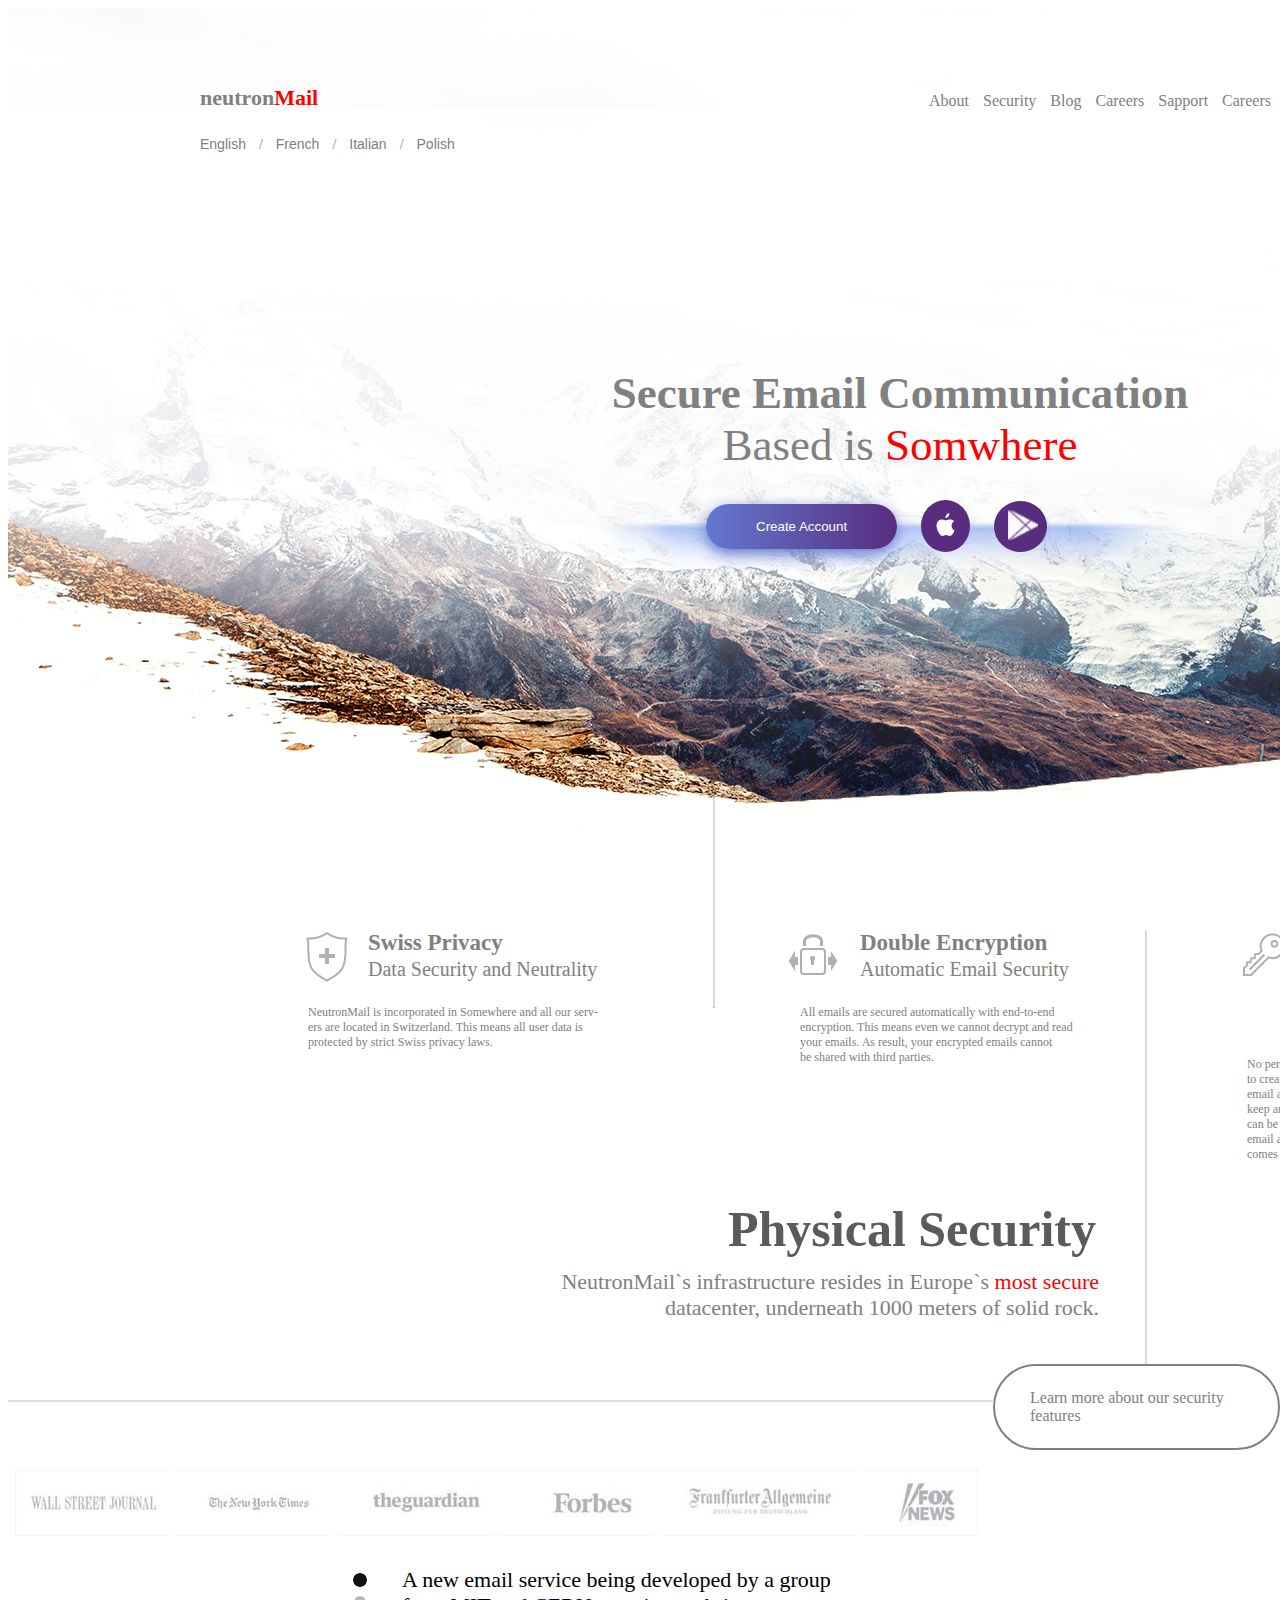
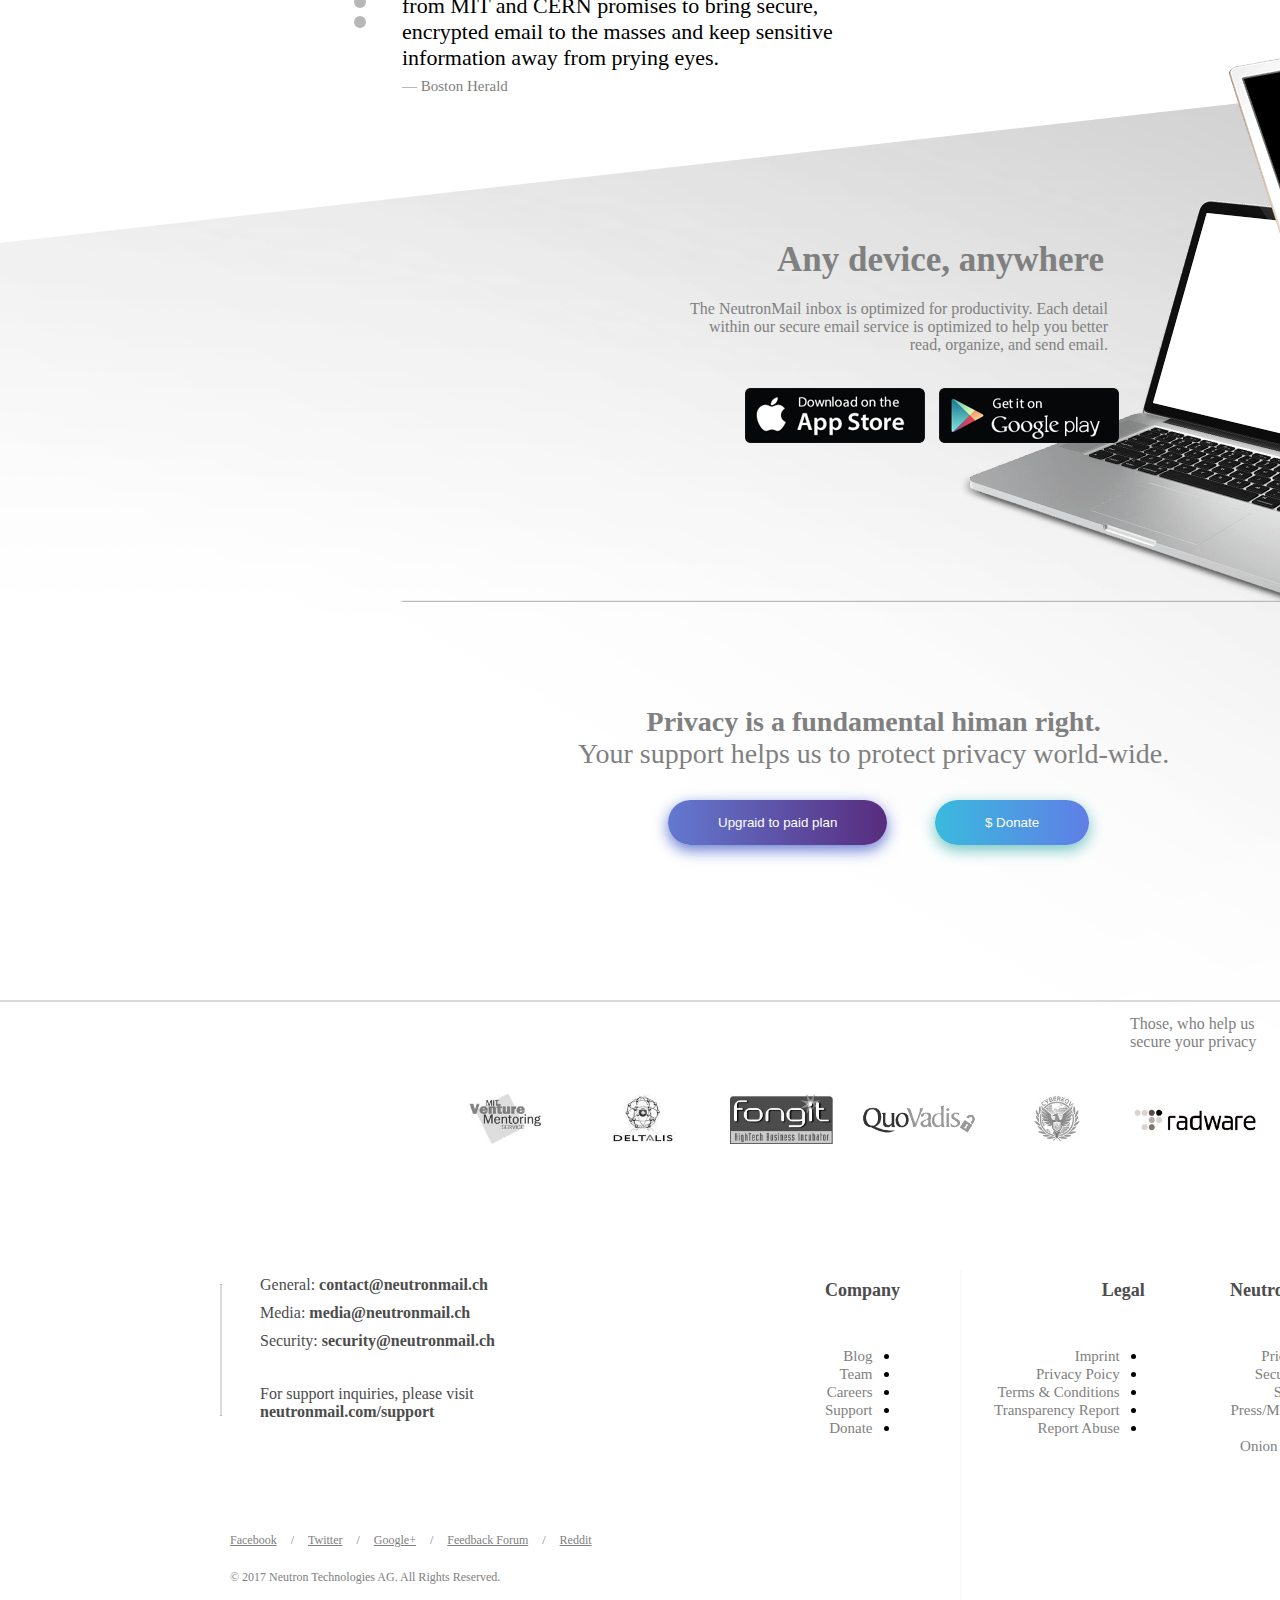
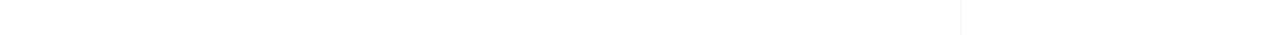
<file: index.html>
<!doctypehtml>

  <head>
    <meta charset="UTF-8" />
    <link rel="stylesheet" href="style.css" type="text/css"/>
    <title>neutronMail</title>
  </head>

  <body>
    <header>
        <h1>
          <a href="#">neutron<span>Mail</span></a>
        </h1>
        <nav>
            <a href="#">About</a>
            <a href="#">Security</a>
            <a href="#">Blog</a>
            <a href="#">Careers</a>
            <a href="#">Sapport</a>
            <a href="#">Careers</a>
            <button id="loginbutton"><img src="images/signs/LogIn.png" width="12px" height="12px" pading-right="5px" alt="log in">Log In</button>
            <button id="signupbutton">Sign Up</button>
        </nav>
        <div id="language">
        <button>English</button>
        <p>/</p>
        <button>French</button>
        <p>/</p>
        <button>Italian</button>
        <p>/</p>
        <button>Polish</button>
        </div>
        <h2><p>Secure Email Communication<br/>
            <span id="spanh2">Based is <span id="spanSomwhere">Somwhere</span></span></p>
        </h2>
        <ol id="social">
          <li><a href="#" target="_blank"><img src="images/signs/googlePlus.png" width="20px" height="20px" alt="Google+"></a></li>
          <li id="socialfacebook"><a href="#" target="_blank"><img src="images/signs/facebook.png" width="20px" height="20px" alt="Facebook"></a></li>
          <li><a href="#" target="_blank"><img src="images/signs/twitter.png" width="20px" height="20px" alt="Twitter"></a></li>
        </ol>
        <div id="logindiv">
          <button id="createAccountButton">Create Account</button>
          <button id="appleIdButton"><img src="images/signs/apple.png" width="35px" height="35px" alt="AppleID"></button>
          <button id="googleIdButton"><img src="images/signs/google.png" width="30px" height="30px" alt="GoogleID"></button>
        </div>
    
    </header>
    <div class="main">
      <img id="shape2" src="images/Shapes/Shape 2@1X.png" alt="Shape2">
      <img id="shape3" src="images/Shapes/Shape 3@1X.png" alt="Shape3">
      <img id="shape4" src="images/Shapes/Shape 4@1X.png" alt="Shape4">
      <img id="shape5" src="images/Shapes/Shape 5@1X.png" alt="Shape5">
      <img id="shape6" src="images/Shapes/Shape 6@1X.png" alt="Shape6">
      <img id="ellips1" src="images/Shapes/Ellipse 2@1X.png" alt="Ellips1">
      <img id="ellips2" src="images/Shapes/Ellipse 2 copy@1X.png" alt="Ellips2">
      <img id="ellips3" src="images/Shapes/Ellipse 2 copy 2@1X.png" alt="Ellips3">
      <div class="Privacy">
        <img src="images/signs/SwissPrivacy.png" alt="Sheld">
        <h3>Swiss Privacy<br>
          <span>Data Security and Neutrality</span>
        </h3>
        <p>NeutronMail is incorporated  in Somewhere and all our serv-<br>
          ers are located in Switzerland. This means all user data is<br>
          protected by strict Swiss privacy laws.
        </p>
      </div>

      <div class="Encryption">
        <img src="images/signs/Double Encryption.png" alt="Encryption">
        <h3>Double Encryption<br>
          <span>Automatic Email Security</span>
        </h3>
        <p>All emails are secured automatically with end-to-end<br>
          encryption. This means even we cannot decrypt and read<br>
          your emails. As result, your encrypted emails cannot<br>
          be shared with third parties.

        </p>
      </div>

      <div class="Anonymous">
        <img src="images/signs/Anonymous.png" alt="Annonymous">
        <h3>Anonymous Email<br>
        <span>Protect Your Privacy</span>
        </h3>
        <p>No personal information is required to create your secure<br>
           email account. By default, we do not keep any IP logs which<br>
           can be linked to your anonumous email account. Your privacy<br>
           comes first.
        </p>
      </div>
        <div class="Security">
          <h4>Physical Security</h4>
          <p>NeutronMail`s infrastructure resides in Europe`s <span>most secure</span><br>
            datacenter, underneath 1000 meters of solid rock.
          </p>
        </div>
     <p id="learnmore">Learn more about our security features</p>
     <ol class="aboutsmi">
      <li><a href="#" target="_blank"><img src="images/aboutsmi/wall street journal.jpeg" alt="Wall Street Journal"></a></li>
      <li><a href="#" target="_blank"><img src="images/aboutsmi/TheNewYorkTimes.jpeg" alt="The New York Times"></a></li>
      <li><a href="#" target="_blank"><img src="images/aboutsmi/TheGuardian.jpeg" alt="The Guardian"></a></li>
      <li><a href="#" target="_blank"><img src="images/aboutsmi/Forbes.jpeg" alt="Forbes"></a></li>
      <li><a href="#" target="_blank"><img src="images/aboutsmi/Sranffurter.jpeg" alt="Stranffurter Allgemeine"></a></li>
      <li><a href="#" target="_blank"><img src="images/aboutsmi/FoxNews.jpeg" alt="Fox News"></a></li>
      </ol>
      <p id="quote">A new email service being developed by a group<br>
                    from MIT and CERN promises to bring secure,<br>
                    encrypted email to the masses and keep sensitive<br>
                    information away from prying eyes.<br>
                    <span>&mdash; Boston Herald</span>
        </p>
        <p id="anyDevice">Any device, anywhere</p>
        <p id="anyDevicetext">The NeutronMail inbox is optimized for productivity. Each detail<br>
          within our secure email service is optimized to help you better<br>
          read, organize, and send email.
        </p>
      <ol class="appmarket">
        <li><a href="#" target="_blank"><img src="images/AppMarket/AppStore.png" alt="App Store"></a></li>
        <li><a href="#" target="_blank"><img src="images/AppMarket/GooglePlay.png" alt="Google play"></a></li>
      </ol>
      <p id="privacyHumanRight"><b>Privacy is a fundamental himan right.</b><br>Your support helps us to protect privacy world-wide.
      </p>

      <button id="upgraidPlanButton">Upgraid to paid plan</button>
      <button id="donateButton">$ Donate</button>

      <p id="partners">Those, who help us secure your privacy</p>

    </div>
    <footer>
      <ol id="contacts">
        <li class="contactslimargin">General: <a href="mailto:contact@neutronmail.ch"><b>contact@neutronmail.ch</b></a></li>
        <li class="contactslimargin">Media: <a href="mailto:media@neutronmail.ch"><b>media@neutronmail.ch</b></a></li>
        <li class="contactslimargin">Security: <a href="mailto:security@neutronmail.ch"><b>security@neutronmail.ch</b></a></li>
        <li id="lastChild">For support inquiries, please visit<br>
        <a href="#"><b>neutronmail.com/support</b></a></li>
      </ol>
      <div class="company">
        <h5>Company</h5>
      <ul class="companylist">
        <li><a href="$">Blog</a></li>
        <li><a href="$">Team</a></li>
        <li><a href="$">Careers</a></li>
        <li><a href="$">Support</a></li>
        <li><a href="$">Donate</a></li>
      </ul></div>

      <div class="legal">
        <h5>Legal</h5>
      <ul class="legallist">
        <li><a href="$">Imprint</a></li>
        <li><a href="$">Privacy Poicy</a></li>
        <li><a href="$">Terms & Conditions</a></li>
        <li><a href="$">Transparency Report</a></li>
        <li><a href="$">Report Abuse</a></li>
      </ul></div>

      <div class="neutron">
        <h5>NeutronMail</h5>
      <ul class="neutronlist">
        <li><a href="$">Pricing</a></li>
        <li><a href="$">Security</a></li>
        <li><a href="$">Shop</a></li>
        <li><a href="$">Press/Media Kit</a></li>
        <li><a href="$">Onion Site</a></li>
      </ul></div>

      <ul class="repost">
        <li><a href="#">Facebook</a></li>
        <li>/</li>
        <li><a href="#">Twitter</a></li>
        <li>/</li>
        <li><a href="#">Google+</a></li>
        <li>/</li>
        <li><a href="#">Feedback Forum</a></li>
        <li>/</li>
        <li><a href="#">Reddit</a></li>
      </ul>

      <p class="allRightsReserved">
        &copy; 2017 Neutron Technologies AG. All Rights Reserved.
      </p>

    </footer>




  </body>
</file>
<file: style.css>
header {
  width: 1800px;
  height: 988px;
  background-color: blue;
  background-image:
  url(images/layer/Layer\ 10@1X.png),
  url(images/layer/Layer\ 4@1X.png),
  url(images/layer/Layer\ 7@1X.png),
  url(images/layer/Layer\ 2@1X.png),
  url(images/layer/Layer1copy@1X.png);
 background-repeat: no-repeat;
 background-position: 581px 512px ,0px 100px, 0px 512px, 0px 0px , -63px -175px;
}

h1 {
  position: absolute;
  top: 85px;
  left: 200px;
  width: 157px;
  height: 22px;
  margin: 0;
  font-size: 22px;
}
h1 a {
  text-decoration: none;
  color: gray;
}

h1 a span{
  color: red;
} 

nav {
  position: absolute;
  top: 85px;
  left: 929px;
  width: 650px;
  height: 30px;
}

nav a {
  margin-right: 10px;
  text-decoration: none;
  color: gray;
}

#loginbutton {
  color: black;
  margin-left: 40px;
  font-weight: bold;
  border: none;
  background-color: transparent;
}

#signupbutton {
  display: inline-block;
  vertical-align: middle;
  margin-left: 15px;
  color: white;
  background: linear-gradient(to bottom right, #582C7E, #6379D0);
  border-radius: 40px;
  border-style: none;
  padding: 10px 15px;
  box-shadow: 0px 5px 15px #6379D0;
}

#language {
  position: absolute;
  top: 135px;
  left: 194px;
  width: 236;
  height: 14;
}

#language button,
#language p {
  /* text-decoration: none; */
  margin-right: 3px;
  display: inline;
  color: gray;
  font-size: 14px;
  text-decoration: none;
  border-style: none;
  background-color: transparent;
  outline: none;
}

#language button:active {
  font-weight: bold !important;
  text-decoration: underline !important;
  margin-right: 3px;
  display: inline;
  color: gray;
  font-size: 14px;
  border-style: none;
  background-color: transparent;
}

h2 {
  position: absolute;
  top: 322px;
  left: 522px;
  width: 756px;
  height: 101px;
  margin: 0;
  font-size: 45px;
  font-weight: bold;
}

h2 p {
  text-align: center;
  color: gray;
}

#spanh2 {
  font-weight: normal;
}

#spanSomwhere {
  color: red;
}

#logindiv {
  position: absolute;
  top: 500px;
  left: 706px;
  width: 386px;
  height: 59px;
}

#createAccountButton {
  display: inline-block;
  vertical-align: middle;
  color: white;
  background: linear-gradient(to left, #582C7E,  #6379D0);
  border-radius: 40px;
  border-style: none;
  padding: 15px 50px;
  box-shadow: 0px 5px 15px #6379D0;
}

#appleIdButton {
  margin-left: 20px;
  vertical-align: middle;
  background-color: #582C7E;
  border-radius: 50%;
  border-style: none;
  padding: 7px 7px;
}

#googleIdButton {
  margin-left: 20px;
  vertical-align: middle;
  background-color: #582C7E;
  border-radius: 50%;
  border-style: none;
  padding: 9px 9px;
}
#googleIdButton img {
  margin-left: 5px;
}

#social {
  position: absolute;
  top: 323px;
  left: 1746px;
  padding: 0;
}

#social li  {
  list-style-type: none;
}

#socialfacebook {
  margin-top: 17px;
  margin-bottom: 17px;
}

.Privacy {
  position: absolute;
  top: 907px;
  left: 308px;
}

.Privacy img {
  position: absolute;
  top: 15px;
  left: -15px;
}

.Privacy h3 {
  margin-left: 60px;
  color: gray;
  font-size: 23px;
  font-weight: bold;
}

.Privacy h3 span {
  font-size: 20px;
  font-weight: normal;
}
.Privacy p {
  color: gray;
  font-size: 12px;
}

.Encryption {
  position: absolute;
  top: 907px;
  left: 800px;
}

.Encryption img {
  position: absolute;
  top: 7px;
  left: -35px;
}

.Encryption h3 {
  margin-left: 60px;
  color: gray;
  font-size: 23px;
  font-weight: bold;
}

.Encryption h3 span {
  font-size: 20px;
  font-weight: normal;
}
.Encryption p {
  color: gray;
  font-size: 12px;
}

.Anonymous {
  position: absolute;
  top: 907px;
  left: 1247px;
}

.Anonymous img {
  position: absolute;
  top: 15px;
  left: -20px;
}

.Anonymous h3 {
  margin-left: 60px;
  color: gray;
  font-size: 23px;
  font-weight: bold;
}

.Anonymous h3 span {
  font-size: 20px;
  font-weight: normal;
}
.Anonymous p {
  color: gray;
  font-size: 12px;
}


#shape2 {
  position: absolute;
  top: 797px;
  left: 713px;
}

#shape3 {
  position: absolute;
  top: 930px;
  left: 1145px;
}

#shape4 {
  position: absolute;
  top: 929px;
  left: 1607px;
}

#shape5 {
  position: absolute;
  top: 1400px;
}

.Security h4 {
  position: absolute;
  top: 1200px;
  left: 728px;
  color: rgb(92, 90, 90);
  font-size: 50px;
  margin: 0;
}

.Security p {
  position: absolute;
  top: 1269px;
  left: 477px;
  color: gray;
  font-size: 22px;
  margin: 0;
  text-align: right;
  width: 622px;
}

.Security p span {
  color: red;
}


#learnmore {
  position: absolute;
  top: 1364px;
  left: 993px;
  margin: 0;
  color: gray;
  border-style: solid;
  border-radius: 50px 50px 50px 50px;
  border-width: 2px;
  padding-top: 23px;
  padding-bottom: 23px;
  padding-right: 35px;
  padding-left: 35px;
}

.aboutsmi {
position: absolute;
top: 1470px;
left: 15px;
margin: 0;
padding: 0;
}

ol.aboutsmi li {
  display: inline;
}

#quote {
  position: absolute;
  top: 1567px;
  left: 402px;
  margin: 0;
  font-size: 22px;
}

#quote span {
  color: gray;
  font-style: unset;
  font-size: 15px;
}

#ellips1 {
  position: absolute;
  top: 1573px;
  left: 353px;
}

#ellips2 {
  position: absolute;
  top: 1596px;
  left: 354px;
}

#ellips3 {
  position: absolute;
  top: 1616px;
  left: 354px;
}

body {
  background-image: 
  url(images/Shapes/Shape11.png),
  url(images/Shapes/Shape10.png),
  url(images/Shapes/Shape8.png),
  url(images/Shapes/Shape7.png),
  url(images/layer/partners.png),
  url(images/layer/Layer\ 30@1X.png);
  background-repeat: no-repeat;
  background-position: 960px 2870px, 220px 2884px, 1398px 2600px, 0px 2600px, 445px 2670px, 0px 1640px;
}

.main {
  height: 1739px;
  width: 1800px;
  background-image: url(images/layer/NOT\ FOR\ USE!!!!!@1X.png);
  background-repeat: no-repeat;
  background-position: 952px 556px;
}

#anyDevice {
  margin: 0;
  position: absolute;
  top: 1840px;
  left: 777px;
  color: gray;
  font-size: 35px;
  font-weight: bold;
}

#anyDevicetext {
  margin: 0;
  position: absolute;
  top: 1900px;
  left: 690px;
  color: gray;
  text-align: right;
}

.appmarket {
  position: absolute;
  top: 1988px;
  left: 745px;
  margin: 0;
  padding: 0;
  }
  
ol.appmarket li {
    display: inline;
    margin-right: 10px;
  }

#shape6 {
    position: absolute;
    top: 2200px;
    left: 399px;
    width: 1400px;
    height: 2px;
    z-index: 2;
  }

#privacyHumanRight {
    color: gray;
    position: absolute;
    top: 2278px;
    left: 578px;
    font-size: 28px;
    text-align: center;
  }
  
#upgraidPlanButton {
    position: absolute;
    top: 2400px;
    left: 668px;
    display: inline-block;
    vertical-align: middle;
    color: white;
    background: linear-gradient(to left, #582C7E,  #6379D0);
    border-radius: 40px;
    border-style: none;
    padding: 15px 50px;
    box-shadow: 0px 5px 15px #6379D0;
  }

#donateButton {
    position: absolute;
    top: 2400px;
    left: 935px;
    display: inline-block;
    vertical-align: middle;
    color: white;
    background: linear-gradient(to left, #607EE6, #39BADE);
    border-radius: 40px;
    border-style: none;
    padding: 15px 50px;
    box-shadow: 0px 5px 15px #6FC4C2;
  }

#partners {
    position: absolute;
    top: 2615px;
    left: 1130px;
    color: gray;
    margin: 0;
  }

#contacts {
  color: gray;
  position: absolute;
  top: 2850px;
  left: 220px;
  list-style-type: none;
}

#contacts,
#contacts li a {
    text-decoration: none;
    color: rgb(76, 76, 76);
  }

.contactslimargin {
  margin-top: 10px;
}

#lastChild {
  margin-top: 35px;
}

div.company {
  position: absolute;
  top: 2850px;
  left: 825px;
}

ul.companylist {
    text-align: right;
    direction: rtl;
    float: left;
  }

ul.companylist li a {
  text-decoration: none;
  color: gray;
  font-size: 15px;
}

div.company h5 {
  font-size: 18px;
  text-align: right;
  color: rgb(76, 76, 76);
  font-weight: bold;
  padding-right: 15px;
}

div.legal {
  position: absolute;
  top: 2850px;
  left: 994px;
}

ul.legallist {
    text-align: right;
    direction: rtl;
    float: left;
  }

ul.legallist li a {
  text-decoration: none;
  color: gray;
  font-size: 15px;
}

div.legal h5 {
  font-size: 18px;
  text-align: right;
  color: rgb(76, 76, 76);
  font-weight: bold;
  padding-right: 15px;
}

div.neutron {
  position: absolute;
  top: 2850px;
  left: 1230px;
}

ul.neutronlist {
    text-align: right;
    direction: rtl;
    float: left;
  }

ul.neutronlist li a {
  text-decoration: none;
  color: gray;
  font-size: 15px;
}

div.neutron h5 {
  font-size: 18px;
  text-align: right;
  color: rgb(76, 76, 76);
  font-weight: bold;
  padding-right: 15px;
}

ul.repost {
  position: absolute;
  top: 3130px;
  left: 220px;
  list-style-type: none;
  padding: 0;
  margin: 0;
}

ul.repost li {
  margin-left: 10px;
  display: inline;
  color: gray;
  font-size: 12px;
}

ul.repost li a {
  color: gray;
}

p.allRightsReserved {
  position: absolute;
  top: 3170px;
  left: 220px;
  padding-left: 10px;
  padding-bottom: 50px;
  margin: 0px;
  color: gray;
  font-size: 12px;
}
</file>
